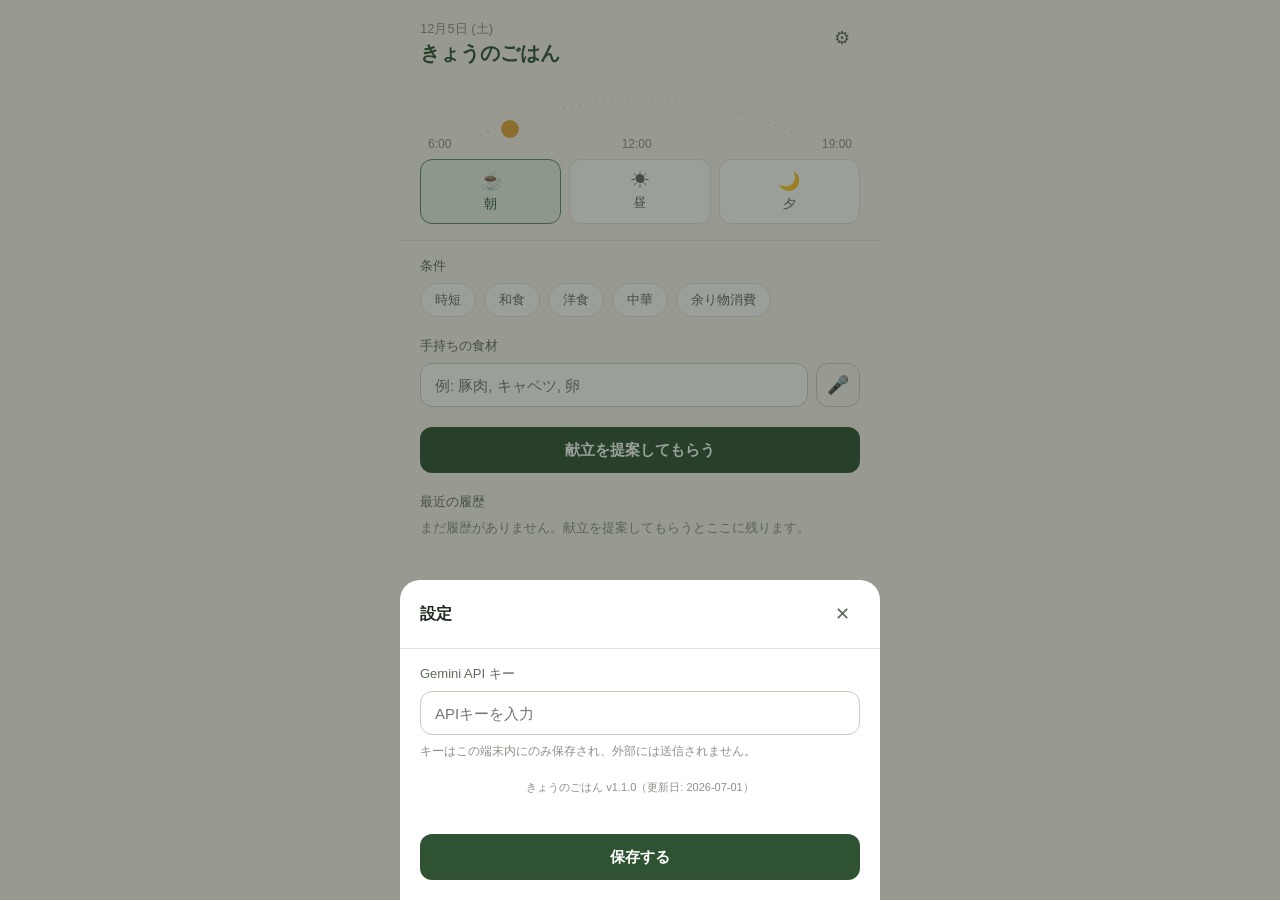
<file: index.html>
<!DOCTYPE html>
<html lang="ja">
<head>
<meta charset="UTF-8">
<meta name="viewport" content="width=device-width, initial-scale=1, viewport-fit=cover">
<meta name="theme-color" content="#2F5233">
<title>きょうのごはん</title>
<link rel="manifest" href="manifest.json">
<link rel="apple-touch-icon" href="icons/icon-192.png">
<meta name="apple-mobile-web-app-capable" content="yes">
<meta name="apple-mobile-web-app-status-bar-style" content="default">
<meta name="apple-mobile-web-app-title" content="きょうのごはん">
<link rel="stylesheet" href="style.css">
</head>
<body>

<header class="topbar">
  <div>
    <p class="date" id="today-date"></p>
    <h1>きょうのごはん</h1>
  </div>
  <button id="settings-btn" class="icon-btn" aria-label="設定">⚙</button>
</header>

<main>

  <section class="arc-wrap" aria-label="時間帯を選択">
    <svg viewBox="0 0 340 70" width="100%" height="70" class="arc-svg">
      <path d="M 10 60 Q 170 -10 330 60" fill="none" stroke="var(--border)" stroke-width="1.5" stroke-dasharray="1 7" stroke-linecap="round"/>
      <circle id="sun-dot" cx="40" cy="54" r="9" fill="var(--accent-amber)"/>
    </svg>
    <div class="arc-times">
      <span>6:00</span><span>12:00</span><span>19:00</span>
    </div>
  </section>

  <nav class="meal-tabs" id="meal-tabs">
    <button class="mtab active" data-meal="0" data-label="朝ごはん">
      <span class="mtab-icon">☕</span><span>朝</span>
    </button>
    <button class="mtab" data-meal="1" data-label="お昼ごはん">
      <span class="mtab-icon">☀</span><span>昼</span>
    </button>
    <button class="mtab" data-meal="2" data-label="晩ごはん">
      <span class="mtab-icon">🌙</span><span>夕</span>
    </button>
  </nav>

  <section class="panel">
    <p class="label">条件</p>
    <div class="tags" id="tags">
      <button class="tag" data-tag="時短">時短</button>
      <button class="tag" data-tag="和食">和食</button>
      <button class="tag" data-tag="洋食">洋食</button>
      <button class="tag" data-tag="中華">中華</button>
      <button class="tag" data-tag="余り物消費">余り物消費</button>
    </div>

    <p class="label">手持ちの食材</p>
    <div class="input-row">
      <input type="text" id="ingredients-input" placeholder="例: 豚肉, キャベツ, 卵">
      <button id="mic-btn" class="icon-btn" aria-label="音声入力">🎤</button>
    </div>

    <button id="suggest-btn" class="primary-btn">
      <span id="suggest-btn-text">献立を提案してもらう</span>
    </button>
  </section>

  <section class="panel" id="results" hidden>
    <p class="label" id="results-label"></p>
    <div id="results-list" class="results-list"></div>
  </section>

  <section class="panel" id="error-panel" hidden>
    <p class="error-text" id="error-text"></p>
  </section>

  <section class="panel" id="history-panel">
    <p class="label">最近の履歴</p>
    <div id="history-list" class="history-list">
      <p class="empty-hint">まだ履歴がありません。献立を提案してもらうとここに残ります。</p>
    </div>
  </section>

</main>

<nav class="bottom-nav">
  <div class="nav-item active">
    <span>🍳</span><span>献立</span>
  </div>
  <div class="nav-item" id="nav-shopping">
    <span>🛒</span><span>買い物</span>
  </div>
  <div class="nav-item" id="nav-kakeibo">
    <span>💰</span><span>家計簿</span>
  </div>
</nav>

<div class="modal-overlay" id="recipe-modal" hidden>
  <div class="modal-sheet">
    <div class="modal-header">
      <h2 id="modal-title"></h2>
      <button class="icon-btn" id="modal-close" aria-label="閉じる">✕</button>
    </div>
    <div class="modal-body">
      <div class="link-row" id="modal-link-row">
        <a class="link-chip" target="_blank" rel="noopener">🔍 画像で見る</a>
        <a class="link-chip" target="_blank" rel="noopener">📖 クックパッドで見る</a>
      </div>
      <p class="label">材料</p>
      <ul id="modal-ingredients"></ul>
      <p class="label">作り方</p>
      <ol id="modal-steps"></ol>
    </div>
    <div class="modal-footer">
      <button class="primary-btn" id="modal-pick-btn">この献立にする</button>
    </div>
  </div>
</div>

<div class="modal-overlay" id="settings-modal" hidden>
  <div class="modal-sheet">
    <div class="modal-header">
      <h2>設定</h2>
      <button class="icon-btn" id="settings-close" aria-label="閉じる">✕</button>
    </div>
    <div class="modal-body">
      <p class="label">Gemini API キー</p>
      <input type="password" id="api-key-input" placeholder="APIキーを入力">
      <p class="hint-text">キーはこの端末内にのみ保存され、外部には送信されません。</p>
      <p class="version-text" id="version-text"></p>
    </div>
    <div class="modal-footer">
      <button class="primary-btn" id="settings-save-btn">保存する</button>
    </div>
  </div>
</div>

<script src="app.js"></script>
</body>
</html>
</file>
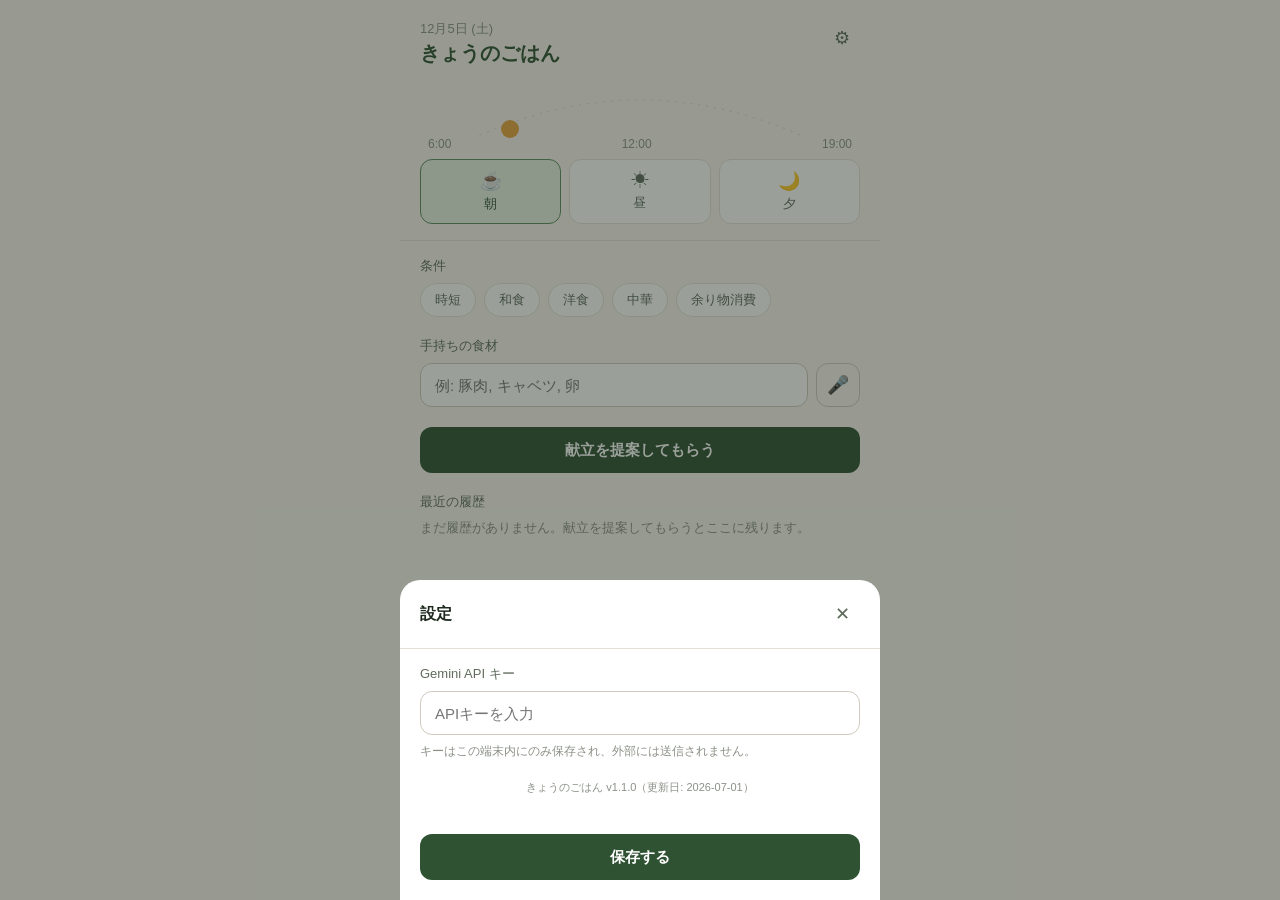
<file: preview.html>
<!DOCTYPE html>
<html lang="ja">
<head>
<meta charset="UTF-8">
<meta name="viewport" content="width=device-width, initial-scale=1, viewport-fit=cover">
<meta name="theme-color" content="#2F5233">
<title>きょうのごはん</title>
<meta name="apple-mobile-web-app-capable" content="yes">
<meta name="apple-mobile-web-app-status-bar-style" content="default">
<meta name="apple-mobile-web-app-title" content="きょうのごはん">
<style>
:root {
  --bg: #FAF6EE;
  --surface: #FFFFFF;
  --surface-soft: #F1F0E8;
  --text-primary: #1F2A1F;
  --text-secondary: #5F6B5C;
  --text-muted: #8B9187;
  --border: #E4E0D4;
  --border-strong: #CFCABB;
  --green-deep: #2F5233;
  --green-mid: #5C8A5F;
  --green-soft: #E6EFE2;
  --green-soft-text: #2F5233;
  --accent-amber: #E8A33D;
  --accent-amber-soft: #FBEBD3;
  --accent-amber-text: #8A5A16;
  --danger: #C0503F;
  --danger-soft: #F7E5E1;
  --radius: 12px;
  --radius-pill: 999px;
  font-size: 16px;
}

* { box-sizing: border-box; }

body {
  margin: 0;
  background: var(--bg);
  color: var(--text-primary);
  font-family: "Hiragino Sans", "Yu Gothic", "Noto Sans JP", -apple-system, sans-serif;
  padding-bottom: 76px;
  max-width: 480px;
  margin-left: auto;
  margin-right: auto;
}

.topbar {
  display: flex;
  justify-content: space-between;
  align-items: flex-start;
  padding: 20px 20px 4px;
}
.date { font-size: 13px; color: var(--text-muted); margin: 0; }
h1 { font-size: 20px; font-weight: 700; margin: 2px 0 0; color: var(--green-deep); }

.icon-btn {
  border: none;
  background: transparent;
  font-size: 18px;
  color: var(--text-secondary);
  cursor: pointer;
  width: 36px;
  height: 36px;
  border-radius: var(--radius-pill);
}
.icon-btn:hover { background: var(--surface-soft); }

.arc-wrap { padding: 4px 24px 0; }
.arc-svg { display: block; }
.arc-times {
  display: flex;
  justify-content: space-between;
  margin-top: -8px;
  padding: 0 4px;
}
.arc-times span { font-size: 12px; color: var(--text-muted); }

.meal-tabs {
  display: flex;
  gap: 8px;
  padding: 8px 20px 16px;
  border-bottom: 1px solid var(--border);
  margin-bottom: 16px;
}
.mtab {
  flex: 1;
  display: flex;
  flex-direction: column;
  align-items: center;
  gap: 3px;
  padding: 10px 4px;
  border-radius: var(--radius);
  border: 1px solid var(--border);
  background: var(--surface);
  color: var(--text-secondary);
  cursor: pointer;
  font-size: 13px;
  font-weight: 500;
}
.mtab-icon { font-size: 18px; }
.mtab.active {
  background: var(--green-soft);
  border-color: var(--green-mid);
  color: var(--green-soft-text);
}

.panel { padding: 0 20px 20px; }
.label { font-size: 13px; color: var(--text-secondary); margin: 0 0 8px; font-weight: 500; }

.tags { display: flex; flex-wrap: wrap; gap: 8px; margin-bottom: 20px; }
.tag {
  font-size: 13px;
  padding: 7px 14px;
  border-radius: var(--radius-pill);
  border: 1px solid var(--border);
  background: var(--surface);
  color: var(--text-secondary);
  cursor: pointer;
}
.tag.on {
  background: var(--green-soft);
  border-color: var(--green-mid);
  color: var(--green-soft-text);
  font-weight: 500;
}

.input-row { display: flex; gap: 8px; margin-bottom: 20px; }
input[type="text"], input[type="password"] {
  flex: 1;
  height: 44px;
  padding: 0 14px;
  border-radius: var(--radius);
  border: 1px solid var(--border-strong);
  background: var(--surface);
  font-size: 15px;
  color: var(--text-primary);
  width: 100%;
}
input:focus { outline: 2px solid var(--green-mid); outline-offset: 1px; }
.input-row .icon-btn {
  flex-shrink: 0;
  width: 44px;
  height: 44px;
  border: 1px solid var(--border-strong);
  border-radius: var(--radius);
}

.primary-btn {
  width: 100%;
  height: 46px;
  border-radius: var(--radius);
  border: none;
  background: var(--green-deep);
  color: #FFFFFF;
  font-size: 15px;
  font-weight: 700;
  cursor: pointer;
}
.primary-btn:disabled { opacity: 0.6; cursor: default; }
.primary-btn:active:not(:disabled) { transform: scale(0.98); }

.results-list { display: flex; flex-direction: column; gap: 10px; }
.recipe-card {
  background: var(--surface);
  border: 1px solid var(--border);
  border-radius: var(--radius);
  padding: 14px 16px;
}
.recipe-card-head {
  display: flex;
  justify-content: space-between;
  align-items: flex-start;
  gap: 8px;
  margin-bottom: 6px;
}
.recipe-name { font-size: 15px; font-weight: 700; margin: 0; }
.time-badge {
  font-size: 11px;
  color: var(--text-secondary);
  background: var(--surface-soft);
  padding: 4px 10px;
  border-radius: var(--radius-pill);
  white-space: nowrap;
  flex-shrink: 0;
}
.recipe-ingredients {
  font-size: 13px;
  color: var(--text-secondary);
  margin: 0 0 12px;
  line-height: 1.6;
}
.link-row {
  display: flex;
  gap: 8px;
  margin-bottom: 12px;
}
.link-chip {
  flex: 1;
  text-align: center;
  font-size: 12px;
  color: var(--text-secondary);
  background: var(--surface-soft);
  border-radius: var(--radius-pill);
  padding: 7px 10px;
  text-decoration: none;
}
.link-chip:hover { background: var(--border); }

.card-actions { display: flex; gap: 8px; }
.secondary-btn {
  flex: 1;
  height: 36px;
  font-size: 13px;
  border-radius: var(--radius);
  border: 1px solid var(--border-strong);
  background: var(--surface);
  color: var(--text-primary);
  cursor: pointer;
}
.pick-btn {
  flex: 1;
  height: 36px;
  font-size: 13px;
  font-weight: 500;
  border-radius: var(--radius);
  border: 1px solid var(--green-mid);
  background: var(--green-soft);
  color: var(--green-soft-text);
  cursor: pointer;
}

.error-text {
  font-size: 13px;
  color: var(--danger);
  background: var(--danger-soft);
  border-radius: var(--radius);
  padding: 12px 14px;
  margin: 0;
}

.history-list { display: flex; flex-direction: column; gap: 8px; }
.empty-hint { font-size: 13px; color: var(--text-muted); margin: 0; }
.history-item {
  display: flex;
  justify-content: space-between;
  align-items: center;
  background: var(--surface);
  border: 1px solid var(--border);
  border-radius: var(--radius);
  padding: 10px 14px;
  font-size: 13px;
}
.history-item .h-meal { color: var(--text-muted); margin-right: 8px; }

.bottom-nav {
  position: fixed;
  bottom: 0;
  left: 0;
  right: 0;
  max-width: 480px;
  margin: 0 auto;
  display: flex;
  justify-content: space-around;
  background: var(--surface);
  border-top: 1px solid var(--border);
  padding: 8px 0 max(8px, env(safe-area-inset-bottom));
}
.nav-item {
  display: flex;
  flex-direction: column;
  align-items: center;
  gap: 2px;
  font-size: 11px;
  color: var(--text-muted);
  cursor: pointer;
}
.nav-item span:first-child { font-size: 20px; }
.nav-item.active { color: var(--green-deep); font-weight: 500; }

.modal-overlay {
  position: fixed;
  inset: 0;
  background: rgba(31, 42, 31, 0.45);
  display: flex;
  align-items: flex-end;
  justify-content: center;
  z-index: 50;
}
.modal-overlay[hidden] { display: none; }
.modal-sheet {
  background: var(--surface);
  width: 100%;
  max-width: 480px;
  border-radius: 20px 20px 0 0;
  max-height: 85vh;
  display: flex;
  flex-direction: column;
}
.modal-header {
  display: flex;
  justify-content: space-between;
  align-items: center;
  padding: 16px 20px;
  border-bottom: 1px solid var(--border);
}
.modal-header h2 { font-size: 16px; margin: 0; }
.modal-body { padding: 16px 20px; overflow-y: auto; }
.modal-body ul, .modal-body ol { margin: 0 0 16px; padding-left: 20px; }
.modal-body li { font-size: 14px; line-height: 1.9; color: var(--text-primary); }
.hint-text { font-size: 12px; color: var(--text-muted); margin-top: 8px; }
.version-text {
  font-size: 11px;
  color: var(--text-muted);
  margin-top: 20px;
  text-align: center;
}
.modal-footer { padding: 12px 20px 20px; }

@media (prefers-color-scheme: dark) {
  :root {
    --bg: #14170F;
    --surface: #1D2117;
    --surface-soft: #262B1F;
    --text-primary: #EDEFE7;
    --text-secondary: #ABB2A2;
    --text-muted: #7D8474;
    --border: #2E3327;
    --border-strong: #3C4232;
    --green-soft: #253425;
    --green-soft-text: #8FCB92;
    --green-mid: #6FA173;
    --accent-amber-soft: #3A2D14;
  }
}

</style>
</head>
<body>

<header class="topbar">
  <div>
    <p class="date" id="today-date"></p>
    <h1>きょうのごはん</h1>
  </div>
  <button id="settings-btn" class="icon-btn" aria-label="設定">⚙</button>
</header>

<main>

  <section class="arc-wrap" aria-label="時間帯を選択">
    <svg viewBox="0 0 340 70" width="100%" height="70" class="arc-svg">
      <path d="M 10 60 Q 170 -10 330 60" fill="none" stroke="var(--border)" stroke-width="1.5" stroke-dasharray="1 7" stroke-linecap="round"/>
      <circle id="sun-dot" cx="40" cy="54" r="9" fill="var(--accent-amber)"/>
    </svg>
    <div class="arc-times">
      <span>6:00</span><span>12:00</span><span>19:00</span>
    </div>
  </section>

  <nav class="meal-tabs" id="meal-tabs">
    <button class="mtab active" data-meal="0" data-label="朝ごはん">
      <span class="mtab-icon">☕</span><span>朝</span>
    </button>
    <button class="mtab" data-meal="1" data-label="お昼ごはん">
      <span class="mtab-icon">☀</span><span>昼</span>
    </button>
    <button class="mtab" data-meal="2" data-label="晩ごはん">
      <span class="mtab-icon">🌙</span><span>夕</span>
    </button>
  </nav>

  <section class="panel">
    <p class="label">条件</p>
    <div class="tags" id="tags">
      <button class="tag" data-tag="時短">時短</button>
      <button class="tag" data-tag="和食">和食</button>
      <button class="tag" data-tag="洋食">洋食</button>
      <button class="tag" data-tag="中華">中華</button>
      <button class="tag" data-tag="余り物消費">余り物消費</button>
    </div>

    <p class="label">手持ちの食材</p>
    <div class="input-row">
      <input type="text" id="ingredients-input" placeholder="例: 豚肉, キャベツ, 卵">
      <button id="mic-btn" class="icon-btn" aria-label="音声入力">🎤</button>
    </div>

    <button id="suggest-btn" class="primary-btn">
      <span id="suggest-btn-text">献立を提案してもらう</span>
    </button>
  </section>

  <section class="panel" id="results" hidden>
    <p class="label" id="results-label"></p>
    <div id="results-list" class="results-list"></div>
  </section>

  <section class="panel" id="error-panel" hidden>
    <p class="error-text" id="error-text"></p>
  </section>

  <section class="panel" id="history-panel">
    <p class="label">最近の履歴</p>
    <div id="history-list" class="history-list">
      <p class="empty-hint">まだ履歴がありません。献立を提案してもらうとここに残ります。</p>
    </div>
  </section>

</main>

<nav class="bottom-nav">
  <div class="nav-item active">
    <span>🍳</span><span>献立</span>
  </div>
  <div class="nav-item" id="nav-shopping">
    <span>🛒</span><span>買い物</span>
  </div>
  <div class="nav-item" id="nav-kakeibo">
    <span>💰</span><span>家計簿</span>
  </div>
</nav>

<div class="modal-overlay" id="recipe-modal" hidden>
  <div class="modal-sheet">
    <div class="modal-header">
      <h2 id="modal-title"></h2>
      <button class="icon-btn" id="modal-close" aria-label="閉じる">✕</button>
    </div>
    <div class="modal-body">
      <div class="link-row" id="modal-link-row">
        <a class="link-chip" target="_blank" rel="noopener">🔍 画像で見る</a>
        <a class="link-chip" target="_blank" rel="noopener">📖 クックパッドで見る</a>
      </div>
      <p class="label">材料</p>
      <ul id="modal-ingredients"></ul>
      <p class="label">作り方</p>
      <ol id="modal-steps"></ol>
    </div>
    <div class="modal-footer">
      <button class="primary-btn" id="modal-pick-btn">この献立にする</button>
    </div>
  </div>
</div>

<div class="modal-overlay" id="settings-modal" hidden>
  <div class="modal-sheet">
    <div class="modal-header">
      <h2>設定</h2>
      <button class="icon-btn" id="settings-close" aria-label="閉じる">✕</button>
    </div>
    <div class="modal-body">
      <p class="label">Gemini API キー</p>
      <input type="password" id="api-key-input" placeholder="APIキーを入力">
      <p class="hint-text">キーはこの端末内にのみ保存され、外部には送信されません。</p>
      <p class="version-text" id="version-text"></p>
    </div>
    <div class="modal-footer">
      <button class="primary-btn" id="settings-save-btn">保存する</button>
    </div>
  </div>
</div>

<script>
(function () {
  "use strict";

  var GEMINI_MODEL = "gemini-2.5-flash";
  var GEMINI_URL =
    "https://generativelanguage.googleapis.com/v1beta/models/" +
    GEMINI_MODEL +
    ":generateContent";

  var APP_VERSION = "1.1.0";
  var APP_UPDATED = "2026-07-01";

  var MEAL_LABELS = ["朝ごはん", "お昼ごはん", "晩ごはん"];
  var SUN_POSITIONS = [
    { x: 40, y: 54 },
    { x: 170, y: 0 },
    { x: 300, y: 54 }
  ];

  var state = {
    meal: 0,
    tags: {},
    lastResults: []
  };

  var els = {};

  function $(id) {
    return document.getElementById(id);
  }

  function init() {
    els.sunDot = $("sun-dot");
    els.tags = $("tags");
    els.ingredientsInput = $("ingredients-input");
    els.suggestBtn = $("suggest-btn");
    els.suggestBtnText = $("suggest-btn-text");
    els.results = $("results");
    els.resultsLabel = $("results-label");
    els.resultsList = $("results-list");
    els.errorPanel = $("error-panel");
    els.errorText = $("error-text");
    els.historyList = $("history-list");
    els.recipeModal = $("recipe-modal");
    els.modalTitle = $("modal-title");
    els.modalLinkRow = $("modal-link-row");
    els.modalIngredients = $("modal-ingredients");
    els.modalSteps = $("modal-steps");
    els.modalPickBtn = $("modal-pick-btn");
    els.settingsModal = $("settings-modal");
    els.apiKeyInput = $("api-key-input");
    els.versionText = $("version-text");

    $("today-date").textContent = formatToday();

    document.querySelectorAll(".mtab").forEach(function (tab) {
      tab.addEventListener("click", function () {
        selectMeal(parseInt(tab.getAttribute("data-meal"), 10));
      });
    });

    document.querySelectorAll(".tag").forEach(function (tag) {
      tag.addEventListener("click", function () {
        var name = tag.getAttribute("data-tag");
        state.tags[name] = !state.tags[name];
        tag.classList.toggle("on", !!state.tags[name]);
      });
    });

    els.suggestBtn.addEventListener("click", handleSuggest);

    $("settings-btn").addEventListener("click", openSettings);
    $("settings-close").addEventListener("click", closeSettings);
    $("settings-save-btn").addEventListener("click", saveSettings);
    $("modal-close").addEventListener("click", closeRecipeModal);

    $("nav-shopping").addEventListener("click", function () {
      alert("買い物リスト機能は準備中です。次のアップデートで追加予定です。");
    });
    $("nav-kakeibo").addEventListener("click", function () {
      alert("家計簿アプリ「かんたん家計簿」との連携は準備中です。");
    });

    els.apiKeyInput.value = localStorage.getItem("kondate_gemini_key") || "";
    els.versionText.textContent =
      "きょうのごはん v" + APP_VERSION + "（更新日: " + APP_UPDATED + "）";

    renderHistory();

    if (!localStorage.getItem("kondate_gemini_key")) {
      openSettings();
    }

    if ("serviceWorker" in navigator) {
      navigator.serviceWorker.register("sw.js").catch(function () {});
    }
  }

  function formatToday() {
    var d = new Date();
    var weekdays = ["日", "月", "火", "水", "木", "金", "土"];
    return (
      d.getMonth() + 1 + "月" + d.getDate() + "日 (" + weekdays[d.getDay()] + ")"
    );
  }

  function selectMeal(idx) {
    state.meal = idx;
    document.querySelectorAll(".mtab").forEach(function (tab) {
      var isActive = parseInt(tab.getAttribute("data-meal"), 10) === idx;
      tab.classList.toggle("active", isActive);
    });
    var pos = SUN_POSITIONS[idx];
    els.sunDot.setAttribute("cx", pos.x);
    els.sunDot.setAttribute("cy", pos.y);
    hideResults();
  }

  function hideResults() {
    els.results.hidden = true;
    els.errorPanel.hidden = true;
  }

  function getApiKey() {
    return localStorage.getItem("kondate_gemini_key") || "";
  }

  function openSettings() {
    els.settingsModal.hidden = false;
  }
  function closeSettings() {
    if (!getApiKey()) return;
    els.settingsModal.hidden = true;
  }
  function saveSettings() {
    var key = els.apiKeyInput.value.trim();
    if (!key) {
      alert("APIキーを入力してください。");
      return;
    }
    localStorage.setItem("kondate_gemini_key", key);
    els.settingsModal.hidden = true;
  }

  function activeTags() {
    return Object.keys(state.tags).filter(function (k) {
      return state.tags[k];
    });
  }

  function buildPrompt() {
    var mealLabel = MEAL_LABELS[state.meal];
    var tags = activeTags();
    var ingredients = els.ingredientsInput.value.trim();

    var lines = [];
    lines.push(
      "あなたは家庭料理のアドバイザーです。次の条件に合う" +
        mealLabel +
        "の献立を3つ提案してください。"
    );
    if (tags.length > 0) {
      lines.push("条件タグ: " + tags.join(", "));
    }
    if (ingredients) {
      lines.push("手持ちの食材: " + ingredients + "（できるだけ活用してください）");
    }
    lines.push(
      "出力は次のJSON配列の形式のみで返してください。前置きや説明文は一切不要です。"
    );
    lines.push(
      '[{"name":"料理名","time_minutes":10,"ingredients":["材料1","材料2"],"steps":["手順1","手順2"]}]'
    );
    return lines.join("\n");
  }

  function handleSuggest() {
    var apiKey = getApiKey();
    if (!apiKey) {
      openSettings();
      return;
    }

    setLoading(true);
    hideResults();

    var prompt = buildPrompt();

    fetch(GEMINI_URL, {
      method: "POST",
      headers: {
        "Content-Type": "application/json",
        "x-goog-api-key": apiKey
      },
      body: JSON.stringify({
        contents: [{ parts: [{ text: prompt }] }],
        generationConfig: { responseMimeType: "application/json" }
      })
    })
      .then(function (res) {
        if (!res.ok) {
          throw new Error("APIエラー (status " + res.status + ")");
        }
        return res.json();
      })
      .then(function (data) {
        var text = extractText(data);
        var recipes = parseRecipes(text);
        if (!recipes.length) {
          throw new Error("献立の候補を読み取れませんでした。");
        }
        state.lastResults = recipes;
        renderResults(recipes);
      })
      .catch(function (err) {
        showError(err.message || "献立の取得に失敗しました。もう一度お試しください。");
      })
      .finally(function () {
        setLoading(false);
      });
  }

  function extractText(data) {
    try {
      return data.candidates[0].content.parts[0].text;
    } catch (e) {
      return "";
    }
  }

  function parseRecipes(text) {
    try {
      var cleaned = text.replace(/```json|```/g, "").trim();
      var parsed = JSON.parse(cleaned);
      if (Array.isArray(parsed)) return parsed;
      return [];
    } catch (e) {
      return [];
    }
  }

  function setLinkChips(scopeEl, recipeName) {
    var query = encodeURIComponent((recipeName || "") + " 料理");
    var chips = scopeEl.querySelectorAll(".link-chip");
    if (chips.length < 2) return;
    chips[0].href =
      "https://www.google.com/search?tbm=isch&q=" + query;
    chips[1].href =
      "https://cookpad.com/search/" + encodeURIComponent(recipeName || "");
  }

  function setLoading(isLoading) {
    els.suggestBtn.disabled = isLoading;
    els.suggestBtnText.textContent = isLoading
      ? "考え中…"
      : "献立を提案してもらう";
  }

  function showError(message) {
    els.errorText.textContent = message;
    els.errorPanel.hidden = false;
  }

  function renderResults(recipes) {
    els.resultsLabel.textContent = MEAL_LABELS[state.meal] + "の提案";
    els.resultsList.innerHTML = "";

    recipes.forEach(function (recipe, idx) {
      var card = document.createElement("div");
      card.className = "recipe-card";

      var ingredientsText = Array.isArray(recipe.ingredients)
        ? recipe.ingredients.join(", ")
        : "";

      card.innerHTML =
        '<div class="recipe-card-head">' +
        '<p class="recipe-name"></p>' +
        '<span class="time-badge"></span>' +
        "</div>" +
        '<p class="recipe-ingredients"></p>' +
        '<div class="link-row">' +
        '<a class="link-chip" target="_blank" rel="noopener">🔍 画像で見る</a>' +
        '<a class="link-chip" target="_blank" rel="noopener">📖 クックパッドで見る</a>' +
        "</div>" +
        '<div class="card-actions">' +
        '<button class="secondary-btn">作り方を見る</button>' +
        '<button class="pick-btn">これにする</button>' +
        "</div>";

      card.querySelector(".recipe-name").textContent = recipe.name || "";
      card.querySelector(".time-badge").textContent = recipe.time_minutes
        ? "⏱ " + recipe.time_minutes + "分"
        : "";
      card.querySelector(".recipe-ingredients").textContent = ingredientsText;
      setLinkChips(card, recipe.name);

      card
        .querySelector(".secondary-btn")
        .addEventListener("click", function () {
          openRecipeModal(recipe);
        });
      card.querySelector(".pick-btn").addEventListener("click", function () {
        pickRecipe(recipe);
      });

      els.resultsList.appendChild(card);
    });

    els.results.hidden = false;
  }

  function openRecipeModal(recipe) {
    els.modalTitle.textContent = recipe.name || "";
    setLinkChips(els.modalLinkRow, recipe.name);

    els.modalIngredients.innerHTML = "";
    (recipe.ingredients || []).forEach(function (item) {
      var li = document.createElement("li");
      li.textContent = item;
      els.modalIngredients.appendChild(li);
    });
    els.modalSteps.innerHTML = "";
    (recipe.steps || []).forEach(function (step) {
      var li = document.createElement("li");
      li.textContent = step;
      els.modalSteps.appendChild(li);
    });
    els.modalPickBtn.onclick = function () {
      pickRecipe(recipe);
      closeRecipeModal();
    };
    els.recipeModal.hidden = false;
  }

  function closeRecipeModal() {
    els.recipeModal.hidden = true;
  }

  function pickRecipe(recipe) {
    var history = loadHistory();
    history.unshift({
      meal: MEAL_LABELS[state.meal],
      name: recipe.name || "",
      date: formatToday()
    });
    history = history.slice(0, 10);
    localStorage.setItem("kondate_history", JSON.stringify(history));
    renderHistory();
  }

  function loadHistory() {
    try {
      var raw = localStorage.getItem("kondate_history");
      return raw ? JSON.parse(raw) : [];
    } catch (e) {
      return [];
    }
  }

  function renderHistory() {
    var history = loadHistory();
    els.historyList.innerHTML = "";
    if (history.length === 0) {
      var p = document.createElement("p");
      p.className = "empty-hint";
      p.textContent =
        "まだ履歴がありません。献立を提案してもらうとここに残ります。";
      els.historyList.appendChild(p);
      return;
    }
    history.forEach(function (item) {
      var row = document.createElement("div");
      row.className = "history-item";
      row.innerHTML =
        '<span><span class="h-meal"></span><span class="h-name"></span></span><span class="h-date"></span>';
      row.querySelector(".h-meal").textContent = item.meal;
      row.querySelector(".h-name").textContent = item.name;
      row.querySelector(".h-date").textContent = item.date;
      els.historyList.appendChild(row);
    });
  }

  document.addEventListener("DOMContentLoaded", init);
})();

</script>
</body>
</html>
</file>
<file: style.css>
:root {
  --bg: #FAF6EE;
  --surface: #FFFFFF;
  --surface-soft: #F1F0E8;
  --text-primary: #1F2A1F;
  --text-secondary: #5F6B5C;
  --text-muted: #8B9187;
  --border: #E4E0D4;
  --border-strong: #CFCABB;
  --green-deep: #2F5233;
  --green-mid: #5C8A5F;
  --green-soft: #E6EFE2;
  --green-soft-text: #2F5233;
  --accent-amber: #E8A33D;
  --accent-amber-soft: #FBEBD3;
  --accent-amber-text: #8A5A16;
  --danger: #C0503F;
  --danger-soft: #F7E5E1;
  --radius: 12px;
  --radius-pill: 999px;
  font-size: 16px;
}

* { box-sizing: border-box; }

body {
  margin: 0;
  background: var(--bg);
  color: var(--text-primary);
  font-family: "Hiragino Sans", "Yu Gothic", "Noto Sans JP", -apple-system, sans-serif;
  padding-bottom: 76px;
  max-width: 480px;
  margin-left: auto;
  margin-right: auto;
}

.topbar {
  display: flex;
  justify-content: space-between;
  align-items: flex-start;
  padding: 20px 20px 4px;
}
.date { font-size: 13px; color: var(--text-muted); margin: 0; }
h1 { font-size: 20px; font-weight: 700; margin: 2px 0 0; color: var(--green-deep); }

.icon-btn {
  border: none;
  background: transparent;
  font-size: 18px;
  color: var(--text-secondary);
  cursor: pointer;
  width: 36px;
  height: 36px;
  border-radius: var(--radius-pill);
}
.icon-btn:hover { background: var(--surface-soft); }

.arc-wrap { padding: 4px 24px 0; }
.arc-svg { display: block; }
.arc-times {
  display: flex;
  justify-content: space-between;
  margin-top: -8px;
  padding: 0 4px;
}
.arc-times span { font-size: 12px; color: var(--text-muted); }

.meal-tabs {
  display: flex;
  gap: 8px;
  padding: 8px 20px 16px;
  border-bottom: 1px solid var(--border);
  margin-bottom: 16px;
}
.mtab {
  flex: 1;
  display: flex;
  flex-direction: column;
  align-items: center;
  gap: 3px;
  padding: 10px 4px;
  border-radius: var(--radius);
  border: 1px solid var(--border);
  background: var(--surface);
  color: var(--text-secondary);
  cursor: pointer;
  font-size: 13px;
  font-weight: 500;
}
.mtab-icon { font-size: 18px; }
.mtab.active {
  background: var(--green-soft);
  border-color: var(--green-mid);
  color: var(--green-soft-text);
}

.panel { padding: 0 20px 20px; }
.label { font-size: 13px; color: var(--text-secondary); margin: 0 0 8px; font-weight: 500; }

.tags { display: flex; flex-wrap: wrap; gap: 8px; margin-bottom: 20px; }
.tag {
  font-size: 13px;
  padding: 7px 14px;
  border-radius: var(--radius-pill);
  border: 1px solid var(--border);
  background: var(--surface);
  color: var(--text-secondary);
  cursor: pointer;
}
.tag.on {
  background: var(--green-soft);
  border-color: var(--green-mid);
  color: var(--green-soft-text);
  font-weight: 500;
}

.input-row { display: flex; gap: 8px; margin-bottom: 20px; }
input[type="text"], input[type="password"] {
  flex: 1;
  height: 44px;
  padding: 0 14px;
  border-radius: var(--radius);
  border: 1px solid var(--border-strong);
  background: var(--surface);
  font-size: 15px;
  color: var(--text-primary);
  width: 100%;
}
input:focus { outline: 2px solid var(--green-mid); outline-offset: 1px; }
.input-row .icon-btn {
  flex-shrink: 0;
  width: 44px;
  height: 44px;
  border: 1px solid var(--border-strong);
  border-radius: var(--radius);
}

.primary-btn {
  width: 100%;
  height: 46px;
  border-radius: var(--radius);
  border: none;
  background: var(--green-deep);
  color: #FFFFFF;
  font-size: 15px;
  font-weight: 700;
  cursor: pointer;
}
.primary-btn:disabled { opacity: 0.6; cursor: default; }
.primary-btn:active:not(:disabled) { transform: scale(0.98); }

.results-list { display: flex; flex-direction: column; gap: 10px; }
.recipe-card {
  background: var(--surface);
  border: 1px solid var(--border);
  border-radius: var(--radius);
  padding: 14px 16px;
}
.recipe-card-head {
  display: flex;
  justify-content: space-between;
  align-items: flex-start;
  gap: 8px;
  margin-bottom: 6px;
}
.recipe-name { font-size: 15px; font-weight: 700; margin: 0; }
.time-badge {
  font-size: 11px;
  color: var(--text-secondary);
  background: var(--surface-soft);
  padding: 4px 10px;
  border-radius: var(--radius-pill);
  white-space: nowrap;
  flex-shrink: 0;
}
.recipe-ingredients {
  font-size: 13px;
  color: var(--text-secondary);
  margin: 0 0 12px;
  line-height: 1.6;
}
.link-row {
  display: flex;
  gap: 8px;
  margin-bottom: 12px;
}
.link-chip {
  flex: 1;
  text-align: center;
  font-size: 12px;
  color: var(--text-secondary);
  background: var(--surface-soft);
  border-radius: var(--radius-pill);
  padding: 7px 10px;
  text-decoration: none;
}
.link-chip:hover { background: var(--border); }

.card-actions { display: flex; gap: 8px; }
.secondary-btn {
  flex: 1;
  height: 36px;
  font-size: 13px;
  border-radius: var(--radius);
  border: 1px solid var(--border-strong);
  background: var(--surface);
  color: var(--text-primary);
  cursor: pointer;
}
.pick-btn {
  flex: 1;
  height: 36px;
  font-size: 13px;
  font-weight: 500;
  border-radius: var(--radius);
  border: 1px solid var(--green-mid);
  background: var(--green-soft);
  color: var(--green-soft-text);
  cursor: pointer;
}

.error-text {
  font-size: 13px;
  color: var(--danger);
  background: var(--danger-soft);
  border-radius: var(--radius);
  padding: 12px 14px;
  margin: 0;
}

.history-list { display: flex; flex-direction: column; gap: 8px; }
.empty-hint { font-size: 13px; color: var(--text-muted); margin: 0; }
.history-item {
  display: flex;
  justify-content: space-between;
  align-items: center;
  background: var(--surface);
  border: 1px solid var(--border);
  border-radius: var(--radius);
  padding: 10px 14px;
  font-size: 13px;
}
.history-item .h-meal { color: var(--text-muted); margin-right: 8px; }

.bottom-nav {
  position: fixed;
  bottom: 0;
  left: 0;
  right: 0;
  max-width: 480px;
  margin: 0 auto;
  display: flex;
  justify-content: space-around;
  background: var(--surface);
  border-top: 1px solid var(--border);
  padding: 8px 0 max(8px, env(safe-area-inset-bottom));
}
.nav-item {
  display: flex;
  flex-direction: column;
  align-items: center;
  gap: 2px;
  font-size: 11px;
  color: var(--text-muted);
  cursor: pointer;
}
.nav-item span:first-child { font-size: 20px; }
.nav-item.active { color: var(--green-deep); font-weight: 500; }

.modal-overlay {
  position: fixed;
  inset: 0;
  background: rgba(31, 42, 31, 0.45);
  display: flex;
  align-items: flex-end;
  justify-content: center;
  z-index: 50;
}
.modal-overlay[hidden] { display: none; }
.modal-sheet {
  background: var(--surface);
  width: 100%;
  max-width: 480px;
  border-radius: 20px 20px 0 0;
  max-height: 85vh;
  display: flex;
  flex-direction: column;
}
.modal-header {
  display: flex;
  justify-content: space-between;
  align-items: center;
  padding: 16px 20px;
  border-bottom: 1px solid var(--border);
}
.modal-header h2 { font-size: 16px; margin: 0; }
.modal-body { padding: 16px 20px; overflow-y: auto; }
.modal-body ul, .modal-body ol { margin: 0 0 16px; padding-left: 20px; }
.modal-body li { font-size: 14px; line-height: 1.9; color: var(--text-primary); }
.hint-text { font-size: 12px; color: var(--text-muted); margin-top: 8px; }
.version-text {
  font-size: 11px;
  color: var(--text-muted);
  margin-top: 20px;
  text-align: center;
}
.modal-footer { padding: 12px 20px 20px; }

@media (prefers-color-scheme: dark) {
  :root {
    --bg: #14170F;
    --surface: #1D2117;
    --surface-soft: #262B1F;
    --text-primary: #EDEFE7;
    --text-secondary: #ABB2A2;
    --text-muted: #7D8474;
    --border: #2E3327;
    --border-strong: #3C4232;
    --green-soft: #253425;
    --green-soft-text: #8FCB92;
    --green-mid: #6FA173;
    --accent-amber-soft: #3A2D14;
  }
}
</file>
